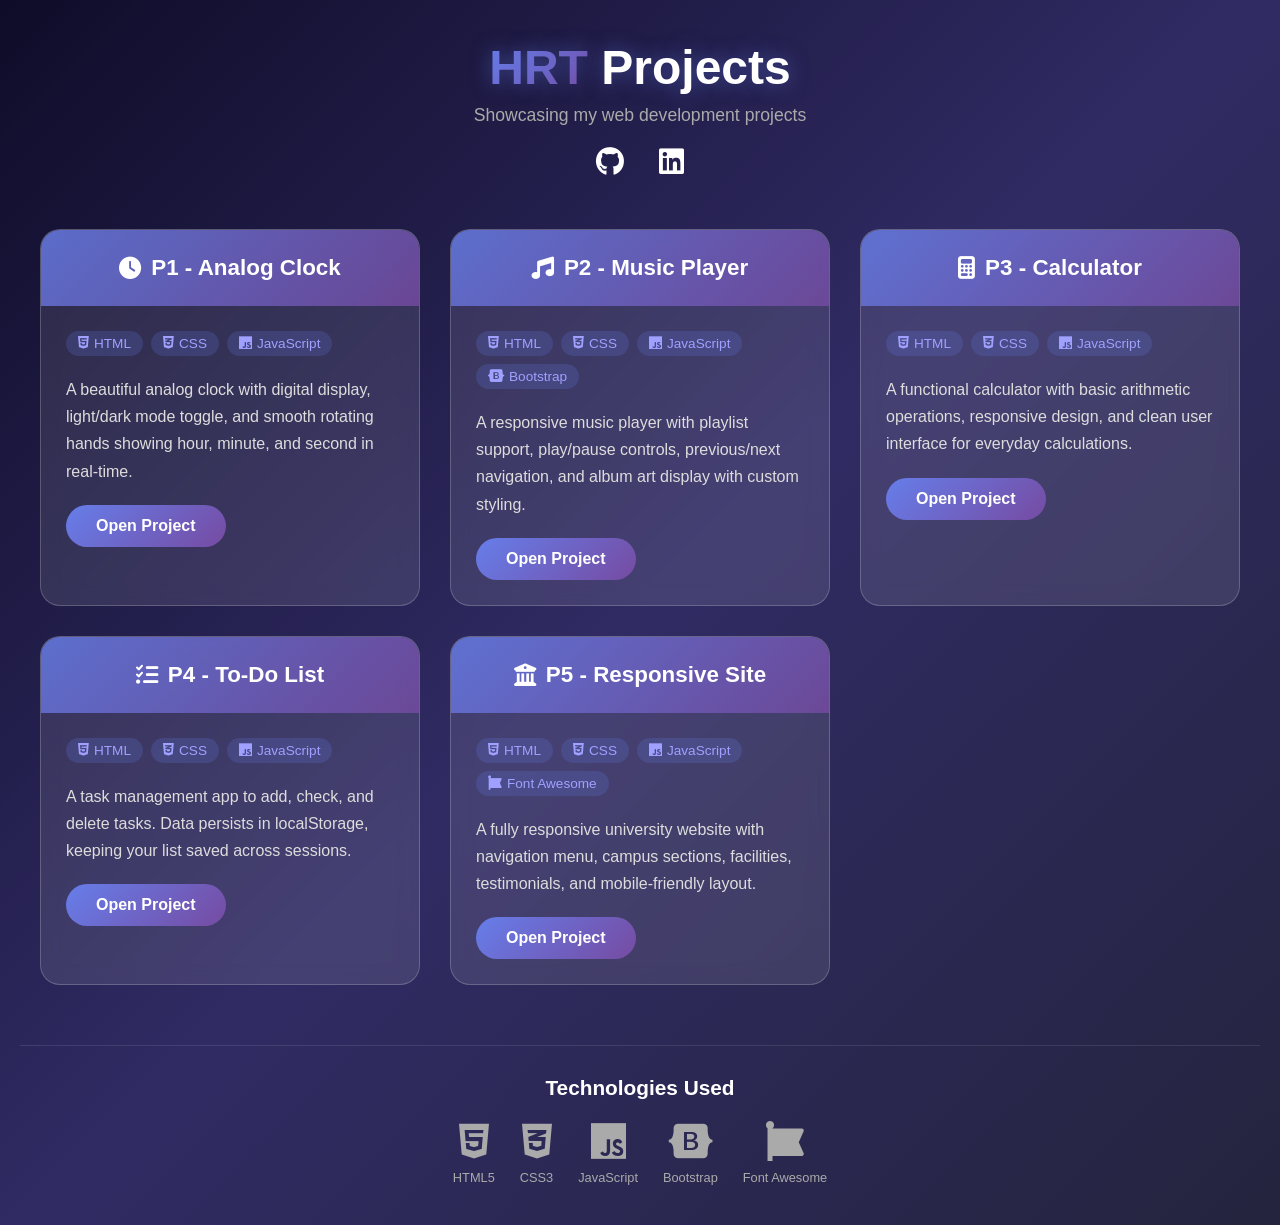
<file: Projects/index.html>
<!DOCTYPE html>
<html lang="en">
<head>
  <meta charset="UTF-8">
  <meta name="viewport" content="width=device-width, initial-scale=1.0">
  <title>HRT Projects - Project Gallery</title>
  <link rel="stylesheet" href="https://cdnjs.cloudflare.com/ajax/libs/font-awesome/6.6.0/css/all.min.css">
  <style>
    * {
      margin: 0;
      padding: 0;
      box-sizing: border-box;
      font-family: 'Segoe UI', Tahoma, Geneva, Verdana, sans-serif;
    }
    body {
      background: linear-gradient(135deg, #0f0c29, #302b63, #24243e);
      min-height: 100vh;
      padding: 40px 20px;
    }
    .header {
      text-align: center;
      margin-bottom: 50px;
    }
    .header h1 {
      color: #fff;
      font-size: 3rem;
      margin-bottom: 10px;
      text-shadow: 0 0 20px rgba(102, 126, 234, 0.5);
    }
    .header h1 span {
      background: linear-gradient(135deg, #667eea, #764ba2);
      -webkit-background-clip: text;
      -webkit-text-fill-color: transparent;
      background-clip: text;
    }
    .header p {
      color: #aaa;
      font-size: 1.1rem;
    }
    .social-links {
      margin-top: 20px;
    }
    .social-links a {
      display: inline-block;
      margin: 0 15px;
      color: #fff;
      font-size: 1.8rem;
      transition: transform 0.3s, color 0.3s;
    }
    .social-links a:hover {
      transform: scale(1.2);
      color: #667eea;
    }
    .container {
      max-width: 1200px;
      margin: 0 auto;
      display: grid;
      grid-template-columns: repeat(auto-fit, minmax(300px, 1fr));
      gap: 30px;
    }
    .card {
      background: rgba(255, 255, 255, 0.1);
      backdrop-filter: blur(10px);
      border: 1px solid rgba(255, 255, 255, 0.2);
      border-radius: 20px;
      overflow: hidden;
      transition: transform 0.3s ease, box-shadow 0.3s ease;
    }
    .card:hover {
      transform: translateY(-15px);
      box-shadow: 0 20px 40px rgba(102, 126, 234, 0.3);
    }
    .card-header {
      background: linear-gradient(135deg, rgba(102, 126, 234, 0.8), rgba(118, 75, 162, 0.8));
      color: #fff;
      padding: 25px;
      text-align: center;
    }
    .card-header h2 {
      font-size: 1.4rem;
      display: flex;
      align-items: center;
      justify-content: center;
      gap: 10px;
    }
    .card-body {
      padding: 25px;
    }
    .tech-stack {
      display: flex;
      flex-wrap: wrap;
      gap: 8px;
      margin-bottom: 20px;
    }
    .tech-badge {
      background: rgba(102, 126, 234, 0.2);
      color: #a0a0ff;
      padding: 5px 12px;
      border-radius: 15px;
      font-size: 0.85rem;
      display: flex;
      align-items: center;
      gap: 5px;
    }
    .tech-badge i {
      font-size: 0.9rem;
    }
    .card-body p {
      color: #ddd;
      line-height: 1.7;
      margin-bottom: 20px;
    }
    .btn {
      display: inline-block;
      padding: 12px 30px;
      background: linear-gradient(135deg, #667eea, #764ba2);
      color: #fff;
      text-decoration: none;
      border-radius: 25px;
      font-weight: 600;
      transition: transform 0.3s, box-shadow 0.3s;
    }
    .btn:hover {
      transform: scale(1.05);
      box-shadow: 0 10px 20px rgba(102, 126, 234, 0.4);
    }
    .footer {
      text-align: center;
      margin-top: 60px;
      padding-top: 30px;
      border-top: 1px solid rgba(255, 255, 255, 0.1);
    }
    .footer h3 {
      color: #fff;
      margin-bottom: 20px;
      font-size: 1.3rem;
    }
    .tech-icons {
      display: flex;
      justify-content: center;
      flex-wrap: wrap;
      gap: 25px;
    }
    .tech-item {
      color: #aaa;
      font-size: 2.5rem;
      transition: transform 0.3s, color 0.3s;
      cursor: default;
    }
    .tech-item:hover {
      transform: scale(1.2);
      color: #667eea;
    }
    .tech-item span {
      display: block;
      font-size: 0.8rem;
      margin-top: 5px;
    }
    @media (max-width: 768px) {
      .header h1 {
        font-size: 2rem;
      }
      .social-links a {
        font-size: 1.5rem;
        margin: 0 10px;
      }
    }
  </style>
</head>
<body>
  <div class="header">
    <h1><span>HRT</span> Projects</h1>
    <p>Showcasing my web development projects</p>
    <div class="social-links">
      <a href="https://github.com/hrtalshania" target="_blank" title="GitHub"><i class="fab fa-github"></i></a>
      <a href="https://www.linkedin.com/in/harshit-talshania/" target="_blank" title="LinkedIn"><i class="fab fa-linkedin"></i></a>
    </div>
  </div>

  <div class="container">
    <div class="card">
      <div class="card-header">
        <h2><i class="fas fa-clock"></i> P1 - Analog Clock</h2>
      </div>
      <div class="card-body">
        <div class="tech-stack">
          <span class="tech-badge"><i class="fab fa-html5"></i> HTML</span>
          <span class="tech-badge"><i class="fab fa-css3-alt"></i> CSS</span>
          <span class="tech-badge"><i class="fab fa-js"></i> JavaScript</span>
        </div>
        <p>A beautiful analog clock with digital display, light/dark mode toggle, and smooth rotating hands showing hour, minute, and second in real-time.</p>
        <a href="./P1-analog-clock/index.html" class="btn">Open Project</a>
      </div>
    </div>

    <div class="card">
      <div class="card-header">
        <h2><i class="fas fa-music"></i> P2 - Music Player</h2>
      </div>
      <div class="card-body">
        <div class="tech-stack">
          <span class="tech-badge"><i class="fab fa-html5"></i> HTML</span>
          <span class="tech-badge"><i class="fab fa-css3-alt"></i> CSS</span>
          <span class="tech-badge"><i class="fab fa-js"></i> JavaScript</span>
          <span class="tech-badge"><i class="fab fa-bootstrap"></i> Bootstrap</span>
        </div>
        <p>A responsive music player with playlist support, play/pause controls, previous/next navigation, and album art display with custom styling.</p>
        <a href="./P2-music-player/index.html" class="btn">Open Project</a>
      </div>
    </div>

    <div class="card">
      <div class="card-header">
        <h2><i class="fas fa-calculator"></i> P3 - Calculator</h2>
      </div>
      <div class="card-body">
        <div class="tech-stack">
          <span class="tech-badge"><i class="fab fa-html5"></i> HTML</span>
          <span class="tech-badge"><i class="fab fa-css3-alt"></i> CSS</span>
          <span class="tech-badge"><i class="fab fa-js"></i> JavaScript</span>
        </div>
        <p>A functional calculator with basic arithmetic operations, responsive design, and clean user interface for everyday calculations.</p>
        <a href="./P3-Calulator/index.html" class="btn">Open Project</a>
      </div>
    </div>

    <div class="card">
      <div class="card-header">
        <h2><i class="fas fa-tasks"></i> P4 - To-Do List</h2>
      </div>
      <div class="card-body">
        <div class="tech-stack">
          <span class="tech-badge"><i class="fab fa-html5"></i> HTML</span>
          <span class="tech-badge"><i class="fab fa-css3-alt"></i> CSS</span>
          <span class="tech-badge"><i class="fab fa-js"></i> JavaScript</span>
        </div>
        <p>A task management app to add, check, and delete tasks. Data persists in localStorage, keeping your list saved across sessions.</p>
        <a href="./P4-To-Do-List/todolist.html" class="btn">Open Project</a>
      </div>
    </div>

    <div class="card">
      <div class="card-header">
        <h2><i class="fas fa-university"></i> P5 - Responsive Site</h2>
      </div>
      <div class="card-body">
        <div class="tech-stack">
          <span class="tech-badge"><i class="fab fa-html5"></i> HTML</span>
          <span class="tech-badge"><i class="fab fa-css3-alt"></i> CSS</span>
          <span class="tech-badge"><i class="fab fa-js"></i> JavaScript</span>
          <span class="tech-badge"><i class="fab fa-font-awesome"></i> Font Awesome</span>
        </div>
        <p>A fully responsive university website with navigation menu, campus sections, facilities, testimonials, and mobile-friendly layout.</p>
        <a href="./P5-Responsive-site/index.html" class="btn">Open Project</a>
      </div>
    </div>
  </div>

  <div class="footer">
    <h3>Technologies Used</h3>
    <div class="tech-icons">
      <div class="tech-item"><i class="fab fa-html5"></i><span>HTML5</span></div>
      <div class="tech-item"><i class="fab fa-css3-alt"></i><span>CSS3</span></div>
      <div class="tech-item"><i class="fab fa-js"></i><span>JavaScript</span></div>
      <div class="tech-item"><i class="fab fa-bootstrap"></i><span>Bootstrap</span></div>
      <div class="tech-item"><i class="fab fa-font-awesome"></i><span>Font Awesome</span></div>
    </div>
  </div>
</body>
</html>
</file>
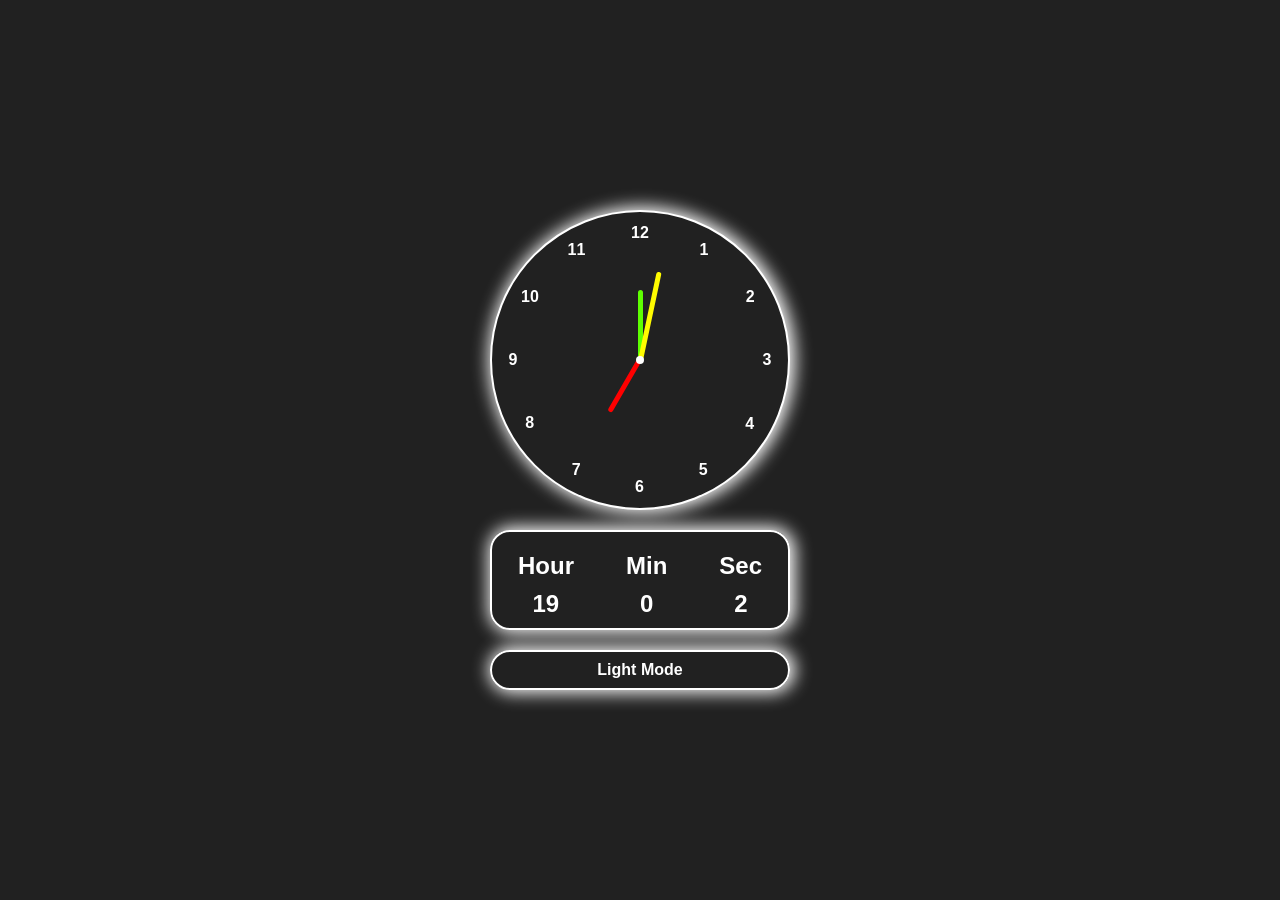
<file: Projects/P1-analog-clock/index.html>
<!DOCTYPE html>
<html lang="en">
  <head>
    <meta charset="UTF-8" />
    <meta http-equiv="X-UA-Compatible" content="IE=edge" />
    <meta name="viewport" content="width=device-width, initial-scale=1.0" />
    <title>Analog Clock</title>
    <link rel="stylesheet" href="./style.css" />
  </head>
  <body>
    <div class="container">
      <div class="clock" id="clock">
        <div style="--clr: rgb(255, 0, 0); --h: 60px" id="hour" class="hand">
          <i></i>
        </div>
        <div style="--clr: rgb(94, 255, 1); --h: 70px" id="min" class="hand">
          <i></i>
        </div>
        <div style="--clr: rgb(255, 251, 0); --h: 90px" id="sec" class="hand">
          <i></i>
        </div>

        <span style="--i: 1"><b>1</b></span>
        <span style="--i: 2"><b>2</b></span>
        <span style="--i: 3"><b>3</b></span>
        <span style="--i: 4"><b>4</b></span>
        <span style="--i: 5"><b>5</b></span>
        <span style="--i: 6"><b>6</b></span>
        <span style="--i: 7"><b>7</b></span>
        <span style="--i: 8"><b>8</b></span>
        <span style="--i: 9"><b>9</b></span>
        <span style="--i: 10"><b>10</b></span>
        <span style="--i: 11"><b>11</b></span>
        <span style="--i: 12"><b>12</b></span>
      </div>

      <div class="clock_digital">
        <div class="title">
          <span>Hour</span>
          <span>Min</span>
          <span>Sec</span>
        </div>
        <div class="clock_digital_value">
          <span id="hour_digital"></span>
          <span id="min_digital"></span>
          <span id="sec_digital"></span>
        </div>
      </div>

      <div class="mode_switch" onclick="modeswitch()">
        <span>Light Mode </span>
      </div>
    </div>
  </body>
  <script src="inedx.js"></script>
</html>
</file>
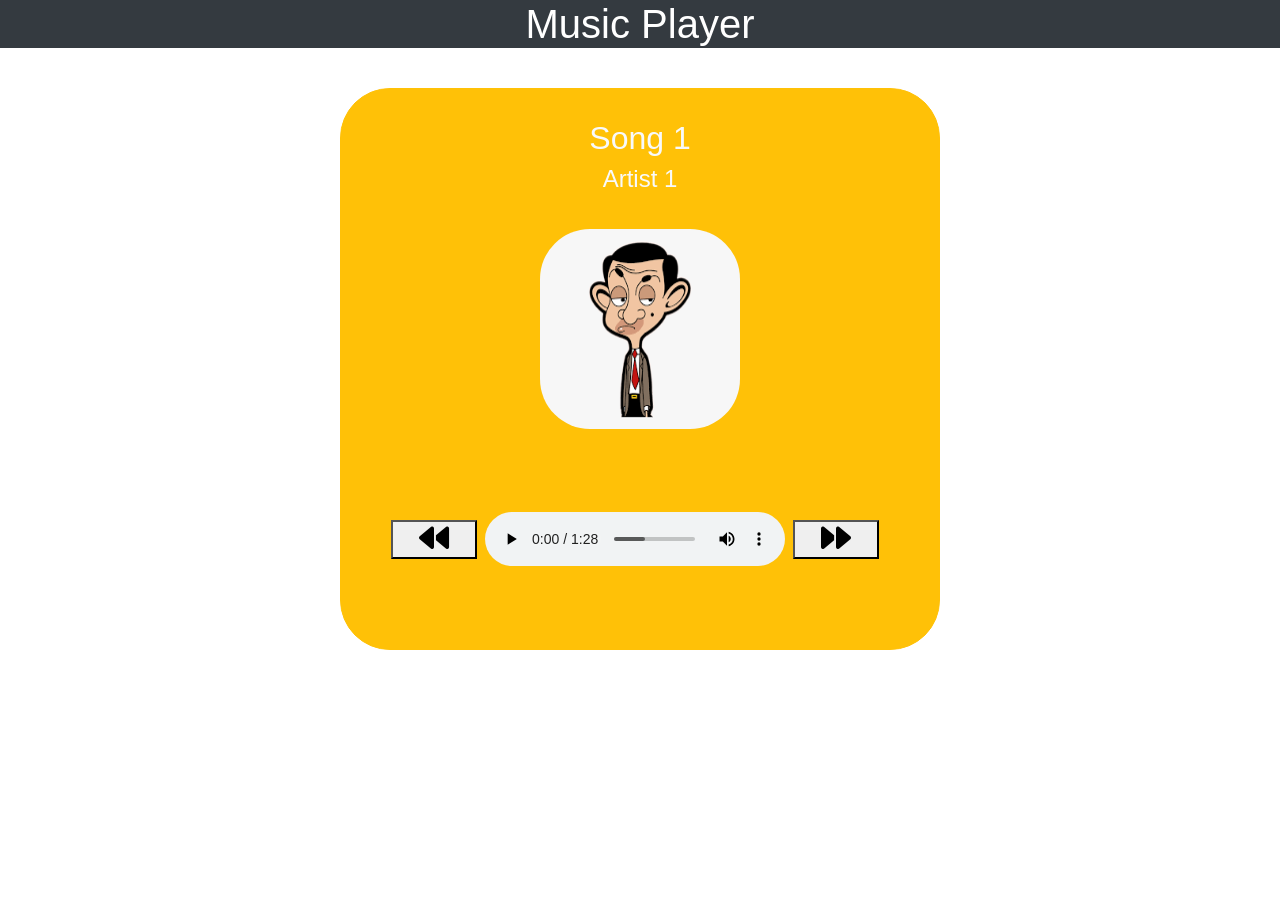
<file: Projects/P2-music-player/index.html>
<!doctype html>
<html lang="en">

<head>
    <!-- Required meta tags -->
    <meta charset="utf-8">
    <meta name="viewport" content="width=device-width, initial-scale=1, shrink-to-fit=no">

    <!-- Bootstrap CSS -->
    <link rel="stylesheet" href="https://cdn.jsdelivr.net/npm/bootstrap@4.0.0/dist/css/bootstrap.min.css"
        integrity="sha384-Gn5384xqQ1aoWXA+058RXPxPg6fy4IWvTNh0E263XmFcJlSAwiGgFAW/dAiS6JXm" crossorigin="anonymous">
    <link rel="stylesheet" href="https://cdnjs.cloudflare.com/ajax/libs/font-awesome/6.1.1/css/all.min.css"
        integrity="sha512-KfkfwYDsLkIlwQp6LFnl8zNdLGxu9YAA1QvwINks4PhcElQSvqcyVLLD9aMhXd13uQjoXtEKNosOWaZqXgel0g=="
        crossorigin="anonymous" referrerpolicy="no-referrer" />
    <link rel="stylesheet" href="./style.css">
    <title>Music Player</title>
</head>

<body>
    <h1 class="text-center bg-dark text-white"> Music Player</h1>
    <div class="container border border-warning bg-warning text-light">
        <div class="info text-center">
            <h2 class="info1">Song 1</h2>
            <h4 class="info2">Artist 1</h4>
        </div>
        <div class="image text-center">
            <img src="./assets1/1.png" class="song_image" width="200px" height="200px" style="border-radius: 50px;">
        </div>
        <div class="audio text-center d-flex align-items-center">
            <button onclick="back()"><i class="fa-solid fa-backward back"></i></button>
            <audio class="mx-2" controls id="audioControl">
                <source id="myaudio" src="./assets1/1.mp3" type="audio/mpeg">
            </audio>
            <button onclick="next()"><i class="fa-solid fa-forward next"></i></button>
        </div>
    </div>

    <!-- Optional JavaScript -->
    <!-- jQuery first, then Popper.js, then Bootstrap JS -->
    <script src="https://code.jquery.com/jquery-3.2.1.slim.min.js"
        integrity="sha384-KJ3o2DKtIkvYIK3UENzmM7KCkRr/rE9/Qpg6aAZGJwFDMVNA/GpGFF93hXpG5KkN"
        crossorigin="anonymous"></script>
    <script src="https://cdn.jsdelivr.net/npm/popper.js@1.12.9/dist/umd/popper.min.js"
        integrity="sha384-ApNbgh9B+Y1QKtv3Rn7W3mgPxhU9K/ScQsAP7hUibX39j7fakFPskvXusvfa0b4Q"
        crossorigin="anonymous"></script>
    <script src="https://cdn.jsdelivr.net/npm/bootstrap@4.0.0/dist/js/bootstrap.min.js"
        integrity="sha384-JZR6Spejh4U02d8jOt6vLEHfe/JQGiRRSQQxSfFWpi1MquVdAyjUar5+76PVCmYl"
        crossorigin="anonymous"></script>
    <script src="./main.js"></script>
</body>

</html>
</file>
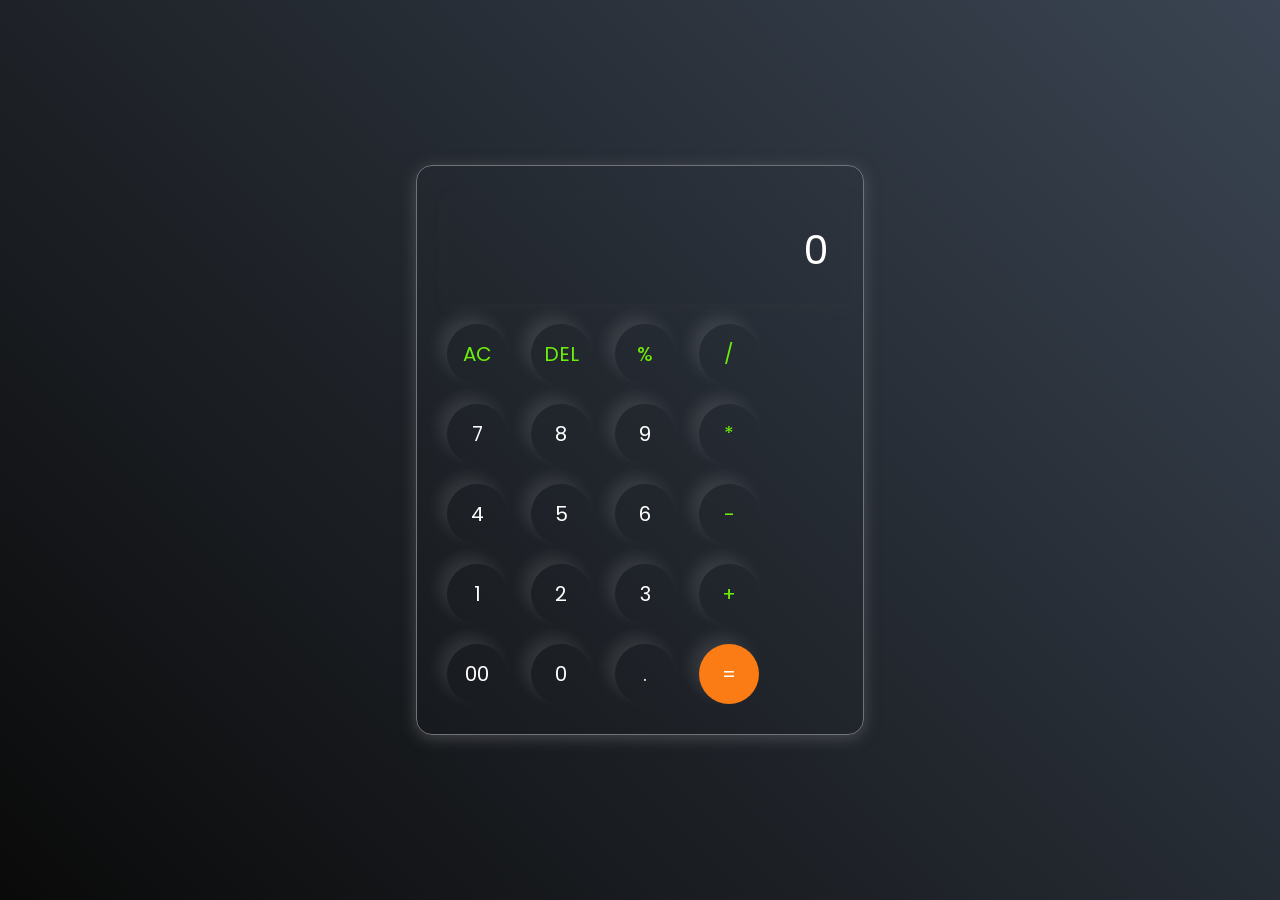
<file: Projects/P3-Calulator/index.html>
<!DOCTYPE html>
<html lang="en">
  <head>
    <meta charset="UTF-8" />
    <meta name="viewport" content="width=device-width, initial-scale=1.0" />
    <title>Calculator</title>
    <link rel="stylesheet" href="./style.css" />
  </head>
  <body>
    <div class="calculator">
      <input type="text" placeholder="0" id="inputBox"/>
      <div>
        <button class="operator">AC</button>
        <button class="operator">DEL</button>
        <button class="operator">%</button>
        <button class="operator">/</button>
      </div>
      <div>
        <button>7</button>
        <button>8</button>
        <button>9</button>
        <button class="operator">*</button>
      </div>
      <div>
        <button>4</button>
        <button>5</button>
        <button>6</button>
        <button class="operator">-</button>
      </div>
      <div>
        <button>1</button>
        <button>2</button>
        <button>3</button>
        <button class="operator">+</button>
      </div>
      <div>
        <button>00</button>
        <button>0</button>
        <button>.</button>
        <button class="equalbtn">=</button>
      </div>
    </div>
  </body>
  <script src="./script.js"></script>
</html>
</file>
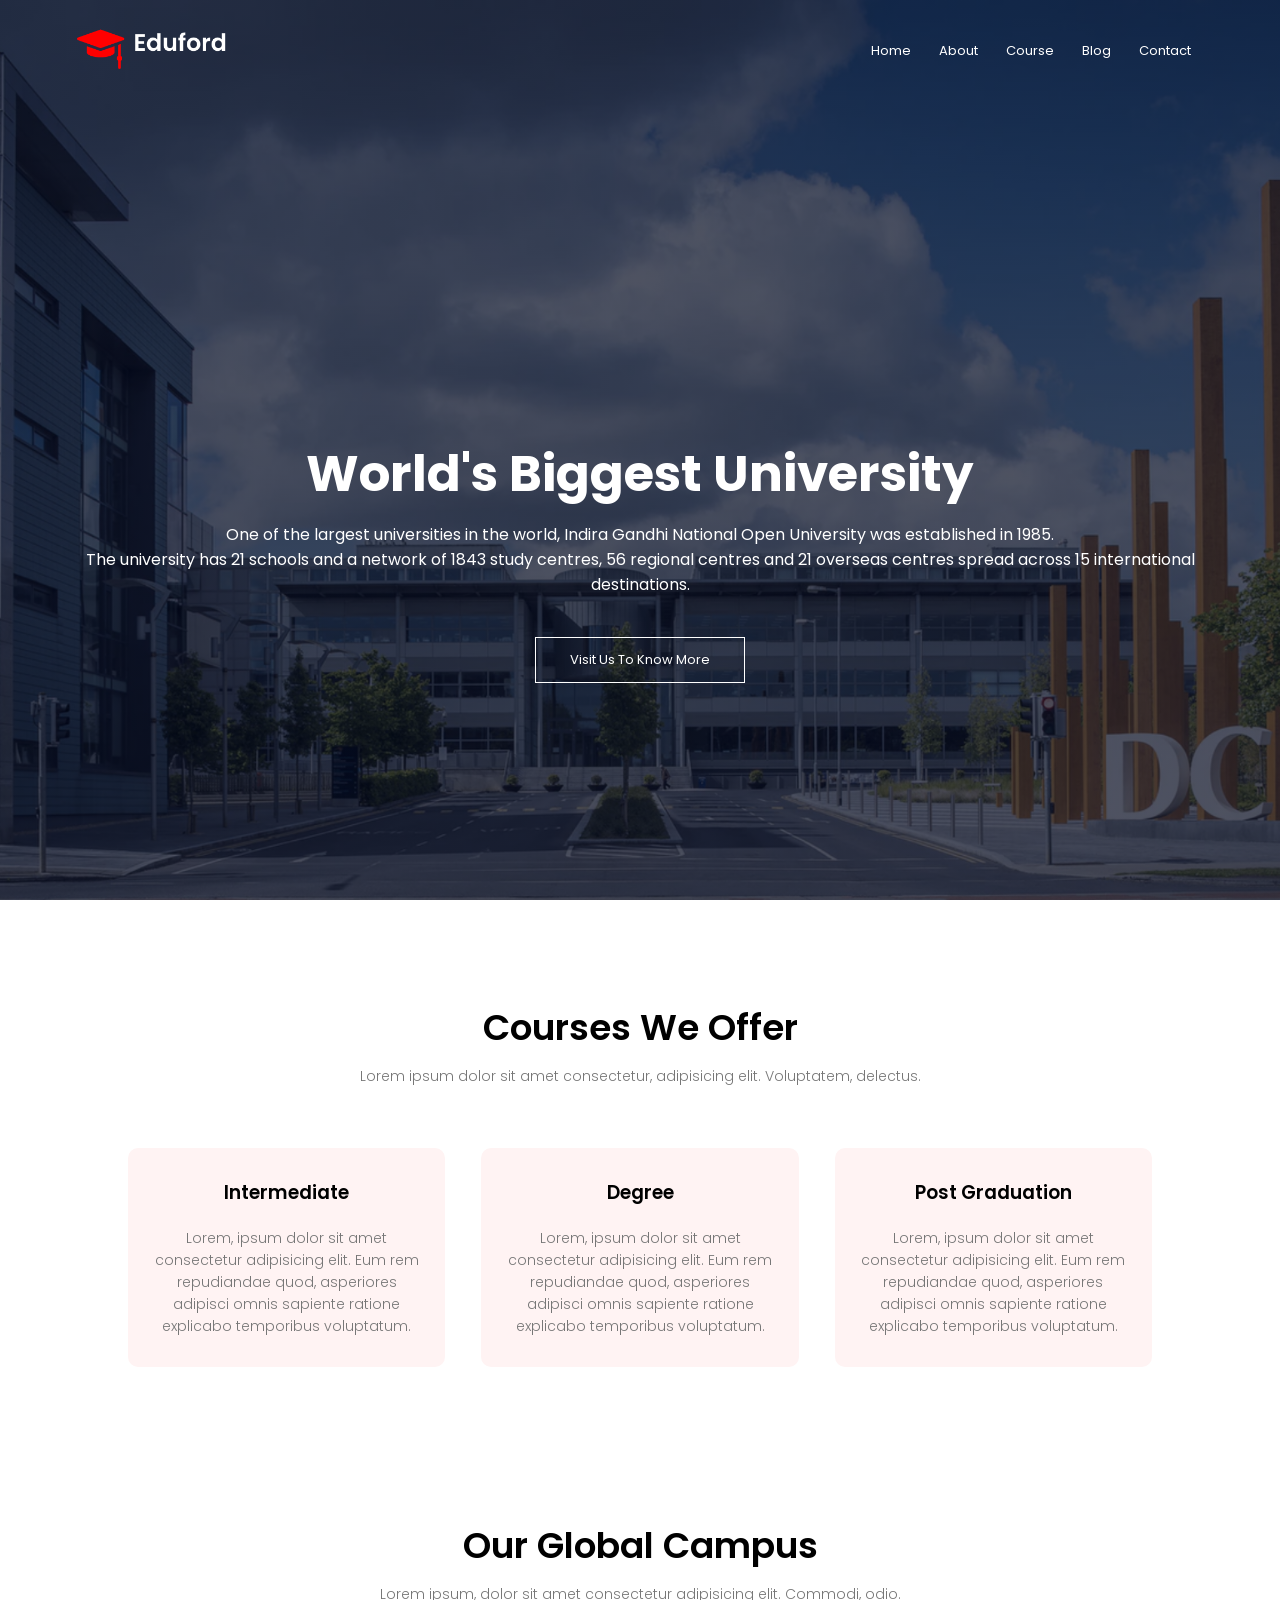
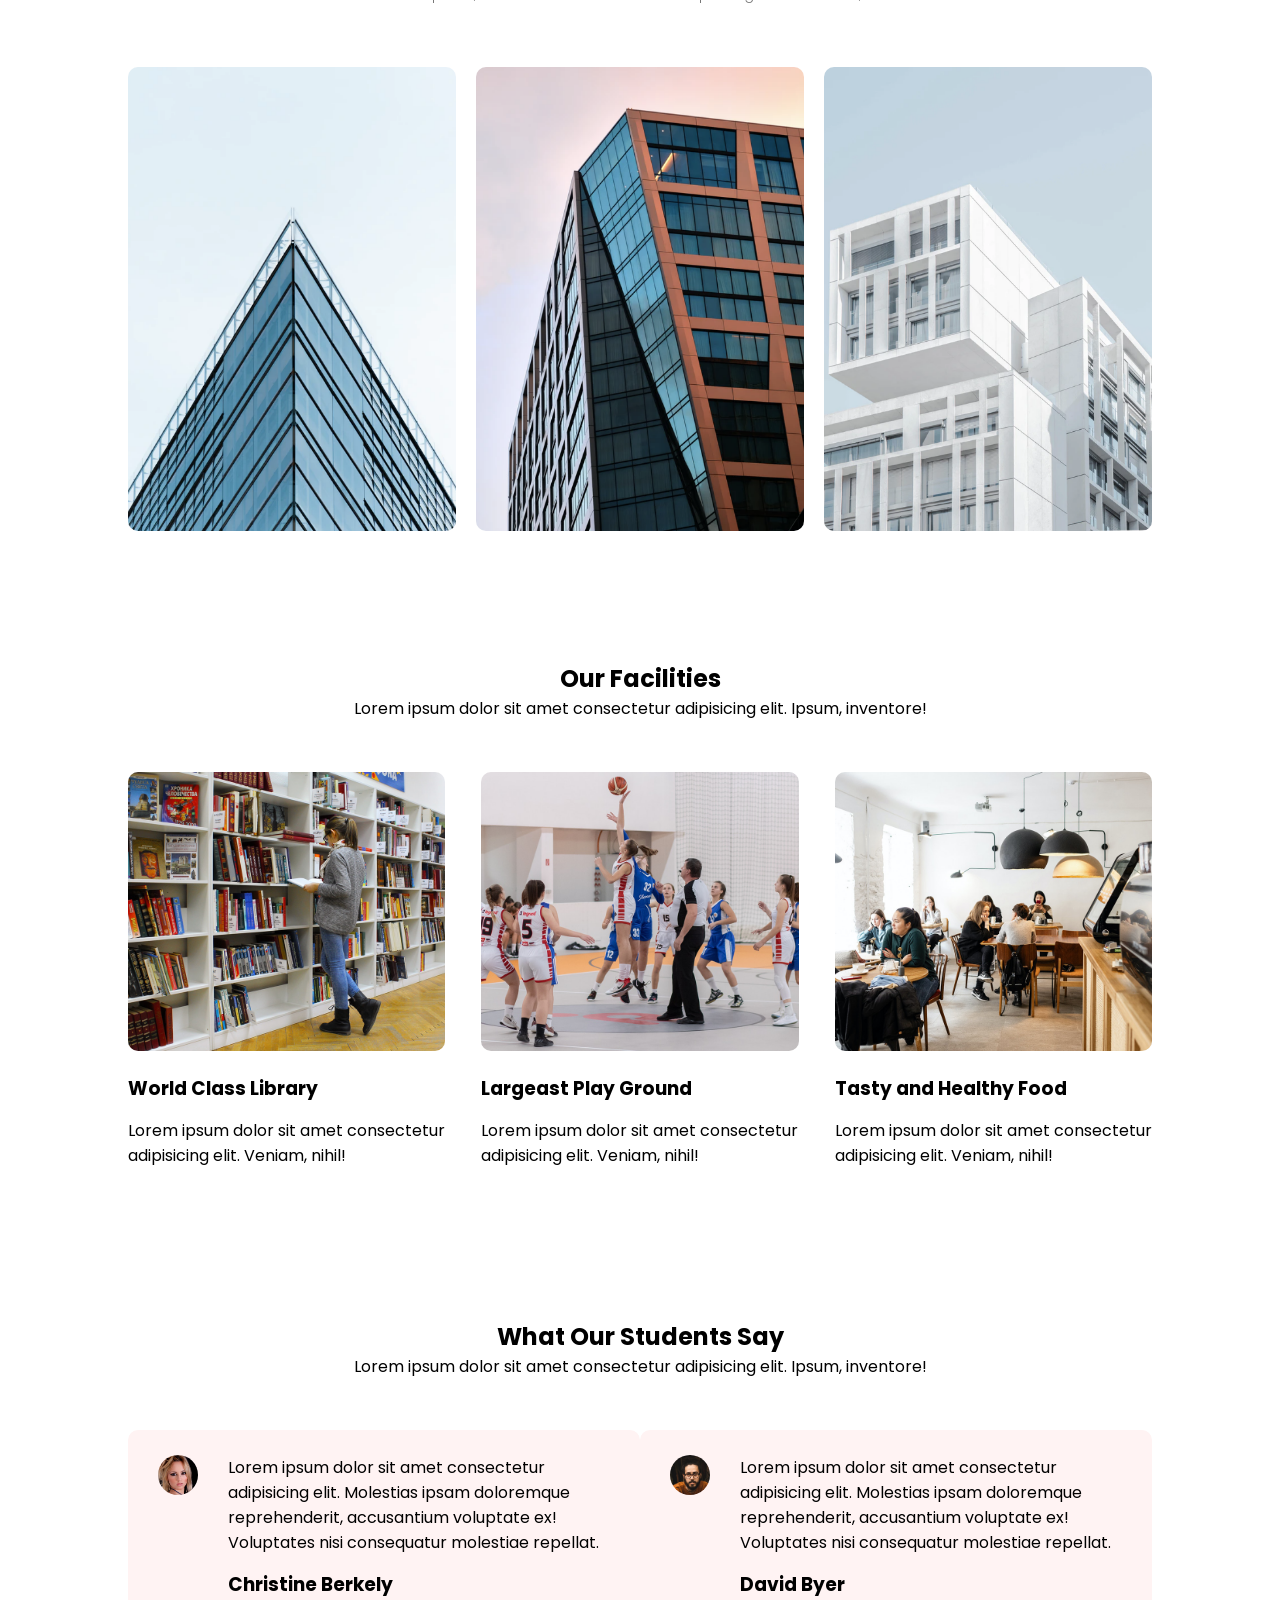
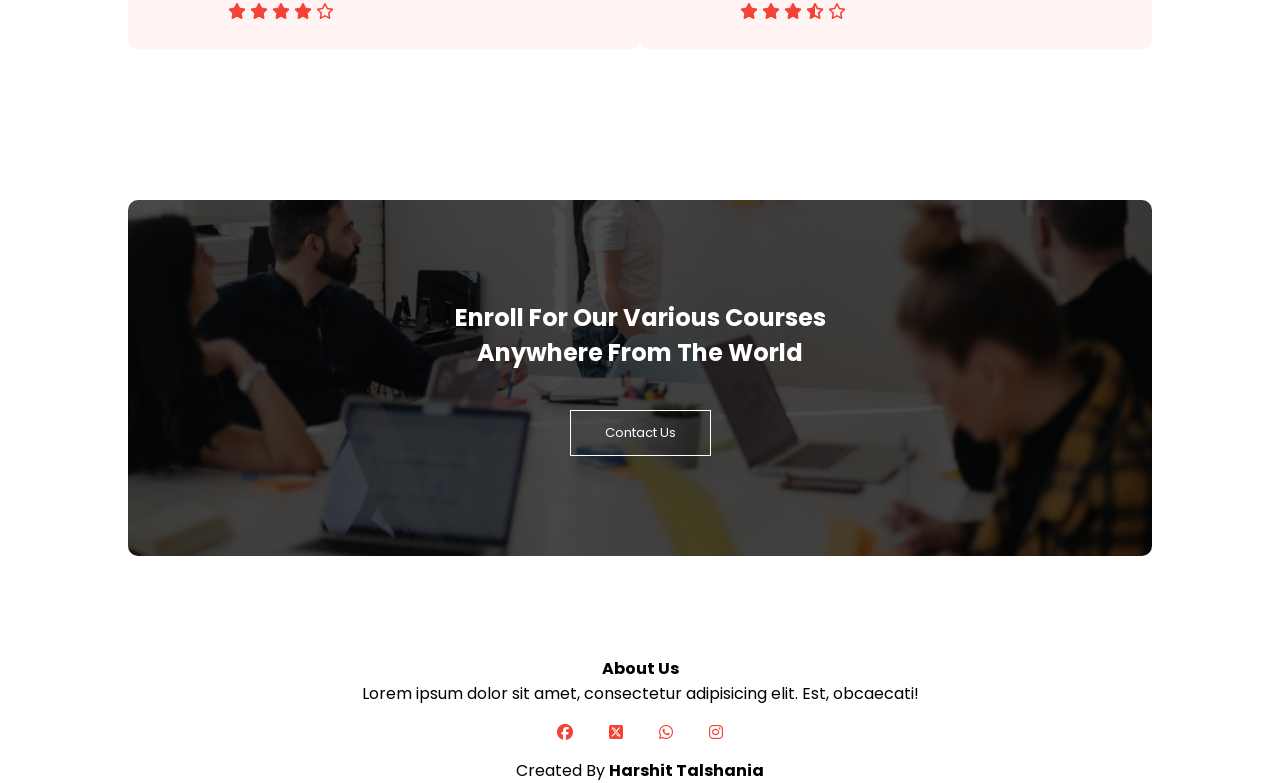
<file: Projects/P5-Responsive-site/index.html>
<!DOCTYPE html>
<html lang="en">
  <head>
    <meta charset="UTF-8" />
    <meta name="viewport" content="width=device-width, initial-scale=1.0" />
    <title>University Website Design - HRT</title>
    <link rel="stylesheet" href="./style.css" />
    <link rel="preconnect" href="https://fonts.googleapis.com" />
    <link rel="preconnect" href="https://fonts.gstatic.com" crossorigin />
    <link
      href="https://fonts.googleapis.com/css2?family=Poppins:ital,wght@0,100;0,200;0,300;0,400;0,500;0,600;0,700;0,800;0,900;1,100;1,200;1,300;1,400;1,500;1,600;1,700;1,800;1,900&display=swap"
      rel="stylesheet"
    />
    <link
      rel="stylesheet"
      href="https://cdnjs.cloudflare.com/ajax/libs/font-awesome/6.6.0/css/all.min.css"
    />
  </head>
  <body>
    <!-- Header -->

    <section class="header">
      <nav>
        <a href="index.html"><img src="assets/logo.png" alt="" /></a>
        <div class="nav-links" id="navLinks">
          <i class="fa-solid fa-xmark" onclick="hidemenu()"></i>
          <ul>
            <li><a href="">Home</a></li>
            <li><a href="">About</a></li>
            <li><a href="">Course</a></li>
            <li><a href="">Blog</a></li>
            <li><a href="">Contact</a></li>
          </ul>
        </div>
        <i class="fa-solid fa-bars" onclick="showMenu()"></i>
      </nav>

      <div class="text-box">
        <h1>World's Biggest University</h1>
        <p>
          One of the largest universities in the world, Indira Gandhi National
          Open University was established in 1985.<br />
          The university has 21 schools and a network of 1843 study centres, 56
          regional centres and 21 overseas centres spread across 15
          international destinations.
        </p>
        <a href="" class="hero-btn">Visit Us To Know More</a>
      </div>
    </section>

    <!-- Course -->

    <section class="course">
      <h1>Courses We Offer</h1>
      <p>
        Lorem ipsum dolor sit amet consectetur, adipisicing elit. Voluptatem,
        delectus.
      </p>
      <div class="row">
        <div class="course-col">
          <h3>Intermediate</h3>
          <p>
            Lorem, ipsum dolor sit amet consectetur adipisicing elit. Eum rem
            repudiandae quod, asperiores adipisci omnis sapiente ratione
            explicabo temporibus voluptatum.
          </p>
        </div>
        <div class="course-col">
          <h3>Degree</h3>
          <p>
            Lorem, ipsum dolor sit amet consectetur adipisicing elit. Eum rem
            repudiandae quod, asperiores adipisci omnis sapiente ratione
            explicabo temporibus voluptatum.
          </p>
        </div>
        <div class="course-col">
          <h3>Post Graduation</h3>
          <p>
            Lorem, ipsum dolor sit amet consectetur adipisicing elit. Eum rem
            repudiandae quod, asperiores adipisci omnis sapiente ratione
            explicabo temporibus voluptatum.
          </p>
        </div>
      </div>
    </section>

    <!-- Campus -->
    <section class="campus">
      <h1>Our Global Campus</h1>
      <p>
        Lorem ipsum, dolor sit amet consectetur adipisicing elit. Commodi, odio.
      </p>
      <div class="row">
        <div class="campus-col">
          <img src="assets/london.png" alt="" />
          <div class="layer">
            <h3>LONDON</h3>
          </div>
        </div>
        <div class="campus-col">
          <img src="assets/newyork.png" alt="" />
          <div class="layer">
            <h3>NEW YORK</h3>
          </div>
        </div>
        <div class="campus-col">
          <img src="assets/washington.png" alt="" />
          <div class="layer">
            <h3>WASHINGTON</h3>
          </div>
        </div>
      </div>
    </section>

    <!-- Facilities -->
    <section class="facilities">
      <h1>Our Facilities</h1>
      <p>
        Lorem ipsum dolor sit amet consectetur adipisicing elit. Ipsum,
        inventore!
      </p>
      <div class="row">
        <div class="facilities-col">
          <img src="assets/library.png" alt="" />
          <h3>World Class Library</h3>
          <p>
            Lorem ipsum dolor sit amet consectetur adipisicing elit. Veniam,
            nihil!
          </p>
        </div>
        <div class="facilities-col">
          <img src="assets/basketball.png" alt="" />
          <h3>Largeast Play Ground</h3>
          <p>
            Lorem ipsum dolor sit amet consectetur adipisicing elit. Veniam,
            nihil!
          </p>
        </div>
        <div class="facilities-col">
          <img src="assets/cafeteria.png" alt="" />
          <h3>Tasty and Healthy Food</h3>
          <p>
            Lorem ipsum dolor sit amet consectetur adipisicing elit. Veniam,
            nihil!
          </p>
        </div>
      </div>
    </section>

    <!-- testimonials -->
    <section class="testimonials">
      <h1>What Our Students Say</h1>
      <p>
        Lorem ipsum dolor sit amet consectetur adipisicing elit. Ipsum,
        inventore!
      </p>
      <div class="row">
        <div class="testimonials-col">
          <img src="assets/user1.jpg" alt="" />
          <div>
            <p>
              Lorem ipsum dolor sit amet consectetur adipisicing elit. Molestias
              ipsam doloremque reprehenderit, accusantium voluptate ex!
              Voluptates nisi consequatur molestiae repellat.
            </p>
            <h3>Christine Berkely</h3>
            <i class="fa-solid fa-star"></i>
            <i class="fa-solid fa-star"></i>
            <i class="fa-solid fa-star"></i>
            <i class="fa-solid fa-star"></i>
            <i class="fa-regular fa-star"></i>
          </div>
        </div>
        <div class="testimonials-col">
          <img src="assets/user2.jpg" alt="" />
          <div>
            <p>
              Lorem ipsum dolor sit amet consectetur adipisicing elit. Molestias
              ipsam doloremque reprehenderit, accusantium voluptate ex!
              Voluptates nisi consequatur molestiae repellat.
            </p>
            <h3>David Byer</h3>
            <i class="fa-solid fa-star"></i>
            <i class="fa-solid fa-star"></i>
            <i class="fa-solid fa-star"></i>
            <i class="fa-solid fa-star-half-stroke"></i>
            <i class="fa-regular fa-star"></i>
          </div>
        </div>
      </div>
    </section>

    <!-- call to action -->
    <section class="cta">
      <h1>
        Enroll For Our Various Courses<br />
        Anywhere From The World
      </h1>
      <a href="" class="hero-btn">Contact Us</a>
    </section>

    <!-- footer -->
    <section class="footer">
      <h4>About Us</h4>
      <p>
        Lorem ipsum dolor sit amet, consectetur adipisicing elit. Est,
        obcaecati! <br />
      </p>
      <div class="icons">
        <i class="fa-brands fa-facebook"></i>
        <i class="fa-brands fa-square-x-twitter"></i>
        <i class="fa-brands fa-whatsapp"></i>
        <i class="fa-brands fa-instagram"></i>
      </div>
      <p>Created By <b> Harshit Talshania</b></p>
    </section>
  </body>

  <!-- scripts -->
  <script>
    var navlinks = document.getElementById("navLinks");

    function showMenu() {
      navlinks.style.right = "0";
      console.log("show");
    }
    function hidemenu() {
      navlinks.style.right = "-200px";
      console.log("hidden");
    }
  </script>
</html>
</file>
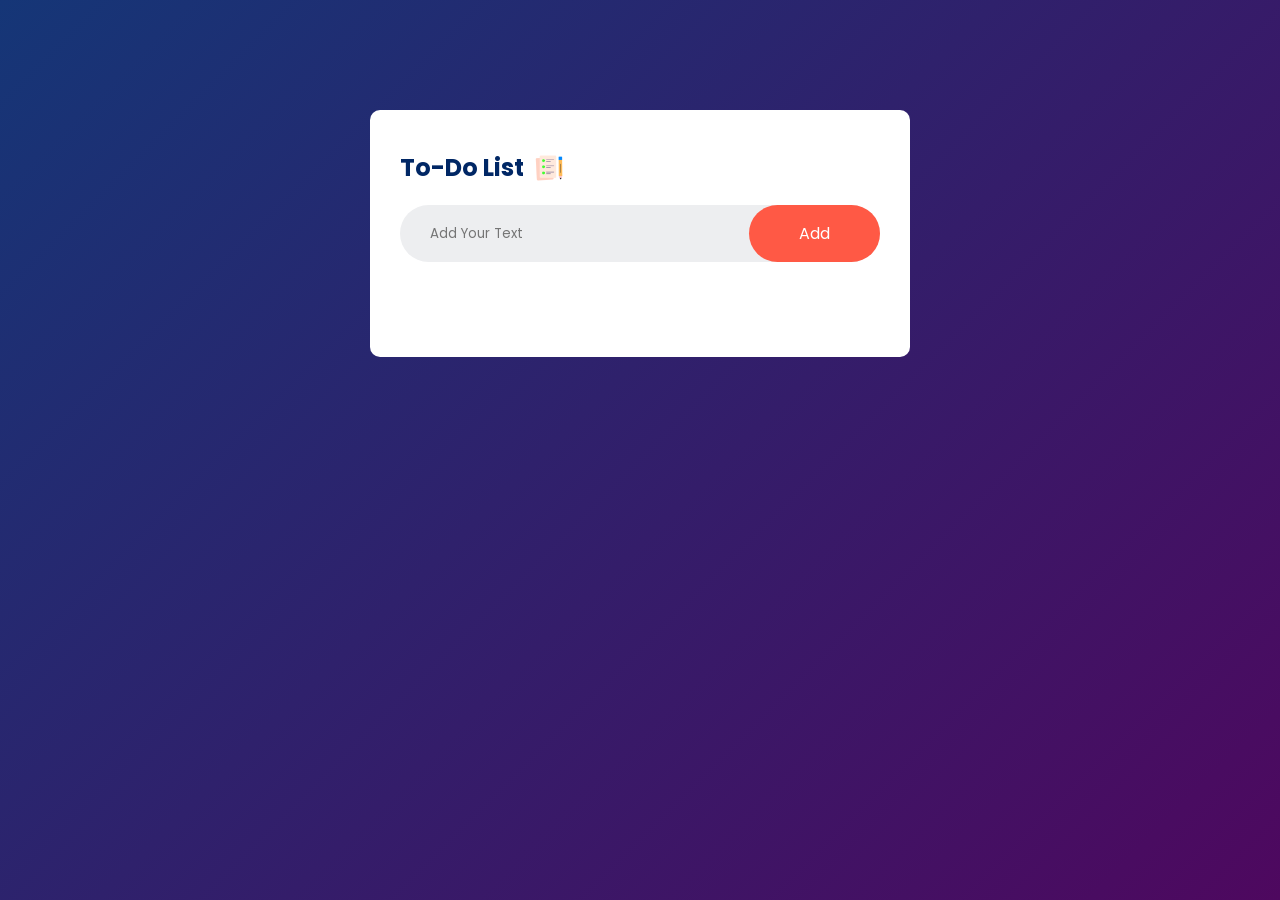
<file: Projects/P4-To-Do-List/todolist.html>
<!DOCTYPE html>
<html lang="en">
  <head>
    <meta charset="UTF-8" />
    <meta name="viewport" content="width=device-width, initial-scale=1.0" />
    <title>TODO LIST -HRT</title>
    <link rel="stylesheet" href="./todo_style.css" />
  </head>
  <body>
    <div class="container">
      <div class="todo-app">
        <h2>
          To-Do List
          <img src="assets2/icon.png" alt="" />
        </h2>
        <div class="row">
          <input type="text" id="input-box" placeholder="Add Your Text" />
          <button onclick="addTask()">Add</button>
        </div>
        <ul id="list-container">
          <!-- <li class="checked">Task 1</li>
            <li>Task 2</li>
            <li>Task 3</li> -->
        </ul>
      </div>
    </div>
    <script src="./todo_script.js"></script>
  </body>
</html>
</file>
<file: Projects/P1-analog-clock/style.css>
*{
    margin: 0;
    padding: 0;
    box-sizing: border-box;
    font-family: sans-serif;
    /* color: white ; */
}
body{
    display: flex;
    justify-content: center;
    align-items: center;
    min-height: 100vh;
    background-color: #212121;
    color: white ;
}
body.Light{
    background-color: #ffffff;
    color: #000000;
}
.container{
    position: relative;
}
.clock{
    width: 300px;
    height: 300px;
    border-radius: 50%;
    background-color: #212121;
    position: relative;
    color: white ;
    /* background: linear-gradient(to bottom, #00bfff 0%, #ff63b1 100%); */
    border: 2px solid rgb(255, 255, 255);
    -webkit-box-shadow: 2px 0px 17px 3px rgb(255, 255, 255); 
    box-shadow: 2px 0px 17px 3px rgb(255, 255, 255);
    display: flex;
    justify-content: center;
    align-items: center;
}
.clock.Light{
    background-color: #ffffff;
    border: 2px solid rgb(0, 0, 0);
    -webkit-box-shadow: 2px 0px 17px 3px rgb(0, 0, 0); 
    box-shadow: 2px 0px 17px 3px rgb(0, 0, 0);
    color: #000000;
}
.clock span{
    position: absolute;
    transform: rotate(calc(30deg * var(--i)));
    inset: 12px;
    text-align: center;
}
.clock b{
    color: white ;
    transform: rotate(calc(-30deg * var(--i)));
    display: inline-block;
}
.clock::before{
    content: "";
    position: absolute;
    width: 8px;
    height: 8px;
    background-color: var(--boxAfterBackColor,rgb(255, 255, 255));;
    border-radius: 50%;
    z-index: 2;
}
.hand{
    display: flex;
    justify-content: center;
    position: absolute;
    align-items: flex-end;
}
.clock b.Light{
    color: #000000;
}
.hand i{
    position: absolute;
    background-color: var(--clr);
    width: 5px;
    height: var(--h);
    border-radius: 8px;
}
.clock_digital{
    margin-top: 20px;
    display: flex;
    height: 100px;
    justify-content: center;
    align-items: center;
    flex-direction: column;
    border: 2px solid rgb(255, 255, 255);
    -webkit-box-shadow: 2px 0px 17px 3px rgb(255, 255, 255); 
    box-shadow: 2px 0px 17px 3px rgb(255, 255, 255);
    border-radius: 20px;
    font-size: x-large;
    color: white ;
    /* background: linear-gradient(to bottom, #00bfff 0%, #ff63b1 100%); */
}
.clock_digital.Light{
    border: 2px solid rgb(0, 0, 0);
    -webkit-box-shadow: 2px 0px 17px 3px rgb(0, 0, 0); 
    box-shadow: 2px 0px 17px 3px rgb(0, 0, 0);
    color: #000000;
}
.title{
    display: flex;
    align-items: center;
    justify-content: space-around;
    width: 100%;
    height: 50%;
    color: white ;
    font-weight: bold;
}
.title.Light{
    color: #000000;
}
.clock_digital_value{
    display: flex;
    justify-content: space-around;
    width: 100%;
    color: white ;
    font-weight: bold;
}
.clock_digital_value.Light{
    color: rgb(0, 0, 0) ;
}
.mode_switch{
    margin-top: 20px;
    display: flex;
    justify-content: center;
    align-items: center;
    border: 2px solid rgb(255, 255, 255);
    -webkit-box-shadow: 2px 0px 17px 3px rgb(255, 255, 255); 
    box-shadow: 2px 0px 17px 3px rgb(255, 255, 255);
    border-radius: 20px;
    height: 40px;
    cursor: pointer;
    font-weight: bold;
    color: white ;
    /* background: linear-gradient(to bottom, #00bfff 0%, #ff63b1 100%); */

}
.mode_switch.Light{
    border: 2px solid rgb(0, 0, 0);
    -webkit-box-shadow: 2px 0px 17px 3px rgb(0, 0, 0); 
    box-shadow: 2px 0px 17px 3px rgb(0, 0, 0);
    color: #000000;
}
</file>
<file: Projects/P2-music-player/style.css>
.container {
    margin-top: 40px;
    margin-bottom: 40px;
    width: 600px;
    border-radius: 50px;
}


.image {
    margin: 35px;
    border-radius: 10px;

}

.audio {
    margin: 35px;
    height: 150px;
}

.back,
.next {
    margin-right: 20px;
    font-size: 30px;
    margin-left: 20px;
}

.info {
    padding-top: 30px;
}
</file>
<file: Projects/P3-Calulator/style.css>
@import url("https://fonts.googleapis.com/css2?family=Poppins:ital,wght@0,100;0,200;0,300;0,400;0,500;0,600;0,700;0,800;0,900;1,100;1,200;1,300;1,400;1,500;1,600;1,700;1,800;1,900&display=swap");
* {
  padding: 0;
  margin: 0;
  box-sizing: border-box;
  font-family: "Poppins", sans-serif;
}
body {
  width: 100%;
  height: 100vh;
  display: flex;
  justify-content: center;
  align-items: center;
  background: linear-gradient(45deg, #0a0a0a, #3a4452);
}
.calculator {
  width: 35vw;
  border: 1px solid #717377;
  padding: 20px;
  border-radius: 16px;
  background: transparent;
  box-shadow: 0px 3px 15px rgba(113, 115, 119, 0.5);
}
input {
  width: 100%;
  border: none;
  padding: 24px;
  margin: 10px;
  background: transparent;
  box-shadow: 0px 3px 15px rgba(84, 84, 84, 0.1);
  font-size: 40px;
  text-align: right;
  cursor: pointer;
  color: #fff;
}
input::placeholder {
  color: #fff;
}
button {
  border: none;
  width: 60px;
  height: 60px;
  margin: 10px;
  border-radius: 50%;
  background: transparent;
  color: #fff;
  font-size: 20px;
  box-shadow: -8px -8px 15px rgba(255, 255, 255, 0.1);
  cursor: pointer;
}
.equalbtn {
  background-color: #fb7c14;
}
.operator {
  color: #6dee0a;
}
</file>
<file: Projects/P5-Responsive-site/style.css>
* {
  margin: 0;
  padding: 0;
  font-family: "Poppins", sans-serif;
}
.header {
  min-height: 100vh;
  width: 100%;
  background-image: linear-gradient(rgba(4, 9, 30, 0.7), rgba(4, 9, 30, 0.7)),
    url("./assets/banner.png");
  background-position: center;
  background-size: cover;
  position: relative;
}
nav {
  display: flex;
  padding: 2% 6%;
  justify-content: space-between;
  align-items: center;
}
nav img {
  width: 150px;
}
.nav-links {
  flex: 1;
  text-align: right;
}
.header nav i{
  z-index: 1;
}
.nav-links ul li {
  list-style-type: none;
  display: inline-block;
  position: relative;
  padding: 8px 12px;
}
.nav-links ul li a {
  color: #fff;
  text-decoration: none;
  font-size: 13px;
}
.nav-links ul li ::after {
  content: "";
  width: 0%;
  height: 2px;
  background: #f44336;
  display: block;
  margin: auto;
  transition: 0.5s ease;
}
.nav-links ul li:hover ::after {
  width: 100%;
}
.text-box {
  width: 90%;
  color: #fff;
  position: absolute;
  top: 50%;
  left: 50%;
  transform: translate(-50%, -50%);
  text-align: center;
}
.text-box h1 {
  font-size: 50px;
  padding-top:220px ;
}
.text-box p {
  margin: 10px 0 40px;
}
.hero-btn {
  display: inline-block;
  text-decoration: none;
  color: #fff;
  border: 1px solid #fff;
  padding: 12px 34px;
  font-size: 13px;
  background: transparent;
  position: relative;
  cursor: pointer;
  transition: 1s ease;
}
.hero-btn:hover {
  border: 1px solid #f44336;
  background-color: #f44336;
}
nav .fa-solid {
  display: none;
}
@media (max-width: 700px) {
  .text-box h1 {
    font-size: 40px;
  }
  .nav-links ul li {
    display: block;
  }
  .nav-links {
    position: absolute;
    background: #f44336;
    height: 100vh;
    width: 200px;
    top: 0;
    right: -400px;
    text-align: left;
    z-index: 2;
    transition: 1s ease;
  }
  nav .fa-solid {
    display: block;
    color: #fff;
    cursor: pointer;
    font-size: 22px;
    margin: 10px;
  }
  .nav-links ul {
    padding: 30px;
  }
}
/* -------------------------------------------------------------------------------------------- */
/* courses */
.course {
  width: 80%;
  margin: auto;
  text-align: center;
  padding-top: 100px;
}
.course h1 {
  font-size: 36px;
  font-weight: 600;
}
.course p {
  color: #777;
  font-size: 14px;
  font-weight: 300;
  line-height: 22px;
  padding: 10px;
}
.course .row {
  margin-top: 5%;
  display: flex;
  justify-content: space-between;
}
.course .row .course-col {
  flex-basis: 31%;
  background: #fff3f3;
  border-radius: 10px;
  margin-bottom: 5%;
  padding: 20px 12px;
  box-sizing: border-box;
  transition: 0.5s ease;
}
.course-col h3 {
  text-align: center;
  font-weight: 600;
  margin: 10px 0;
}
.course-col:hover {
  box-shadow: 0 0 20px 0px rgba(0, 0, 0, 0.2);
}
@media (max-width: 700px) {
  .course .row {
    flex-direction: column;
  }
}
/* -------------------------------------------------------------------------------------------- */
/* campus */

.campus {
  width: 80%;
  margin: auto;
  text-align: center;
  padding-top: 100px;
}
.campus .row {
  margin-top: 5%;
  display: flex;
  justify-content: space-between;
}
.campus h1 {
  font-size: 36px;
  font-weight: 600;
}
.campus p {
  color: #777;
  font-size: 14px;
  font-weight: 300;
  line-height: 22px;
  padding: 10px;
}
.campus .campus-col {
  flex-basis: 32%;
  border-radius: 10px;
  margin-bottom: 30px;
  position: relative;
  overflow: hidden;
}
.campus-col img {
  width: 100%;
  display: block;
}
.campus-col .layer {
  background: transparent;
  height: 100%;
  width: 100%;
  position: absolute;
  top: 0;
  left: 0;
  transition: 0.5s ease;
}
.campus-col .layer:hover {
  background: rgba(226, 0, 0, 0.7);
  /* color: #fff; */
}
.campus-col .layer h3 {
  width: 100%;
  font-weight: 500;
  color: #fff;
  font-size: 26px;
  bottom: 0;
  left: 50%;
  transform: translate(-50%);
  position: absolute;
  opacity: 0;
  transition: 0.5s;
}
.campus-col .layer:hover h3 {
  bottom: 49%;
  opacity: 1;
  font-size: 30px;
}
@media (max-width: 700px) {
  .campus .row {
    flex-direction: column;
  }
  .campus-col .layer:hover h3 {
    font-size: 40px;
  }
}
/* -------------------------------------------------------------------------------------------- */
/* facilities */
.facilities {
  width: 80%;
  margin: auto;
  text-align: center;
  padding-top: 100px;
}
.facilities .row {
  margin-top: 5%;
  display: flex;
  justify-content: space-between;
}
.facilities-col {
  flex-basis: 31%;
  border-radius: 10px;
  margin-bottom: 5%;
  text-align: left;
}
.facilities-col img {
  width: 100%;
  border-radius: 10px;
}
.facilities-col h3 {
  margin-top: 16px;
  margin-bottom: 15px;
  text-align: left;
}
@media (max-width: 700px) {
  .facilities .row {
    flex-direction: column;
  }
}
/* -------------------------------------------------------------------------------------------- */
/* testimonials */
.testimonials {
  width: 80%;
  margin: auto;
  padding-top: 100px;
  text-align: center;
}
.testimonials .row {
  margin-top: 5%;
  display: flex;
  justify-content: space-between;
}
.testimonials-col {
  flex: basis 44%;
  border-radius: 10px;
  margin-bottom: 5%;
  text-align: left;
  background: #fff3f3;
  padding: 25px;
  cursor: pointer;
  display: flex;
}
.testimonials-col img {
  height: 40px;
  margin-left: 5px;
  margin-right: 30px;
  border-radius: 50%;
}
.testimonials-col p {
  padding: 0;
}
.testimonials-col h3 {
  margin-top: 15px;
  text-align: left;
}
.testimonials-col .fa-solid,
.fa-regular {
  color: #f44336;
}
@media (max-width: 700px) {
  .testimonials .row {
    flex-direction: column;
  }
  .testimonials img {
    margin-left: 0px;
    margin-right: 15px;
  }
}

/* -------------------------------------------------------------------------------------------- */
/* call to action */

.cta {
  margin: 100px auto;
  width: 80%;
  background-image: linear-gradient(rgba(0, 0, 0, 0.7), rgba(0, 0, 0, 0.7)),
    url(assets/banner2.jpg);
  background-position: center;
  background-size: cover;
  border-radius: 10px;
  text-align: center;
  padding: 100px 0;
}

.cta h1 {
  color: #fff;
  margin-bottom: 40px;
  padding: 0;
}
.cta .hero-btn {
  display: inline-block;
  text-decoration: none;
  color: #fff;
  border: 1px solid #fff;
  padding: 12px 34px;
  font-size: 13px;
  background: transparent;
  position: relative;
  cursor: pointer;
  transition: 1s ease;
}
.cta .hero-btn:hover {
  border: 1px solid #f44336;
  background-color: #f44336;
}

@media (max-width: 700px) {
  .cta h1 {
   font-style: 24px;
  }

}
/* -------------------------------------------------------------------------------------------- */
/* footer */
.footer {
  width: 100%;
  text-align: center;

}
.footer .icons .fa-brands{
  color: #f44336;
  margin: 0 13px;
  cursor: pointer;
  padding: 18px 3px;
}
</file>
<file: Projects/P4-To-Do-List/todo_style.css>
@import url("https://fonts.googleapis.com/css2?family=Poppins:ital,wght@0,100;0,200;0,300;0,400;0,500;0,600;0,700;0,800;0,900;1,100;1,200;1,300;1,400;1,500;1,600;1,700;1,800;1,900&display=swap");
* {
  padding: 0;
  margin: 0;
  box-sizing: border-box;
  font-family: "Poppins", sans-serif;
}
.container {
  width: 100%;
  min-height: 100vh;
  background: linear-gradient(135deg, #153677, #4e085f);
  padding: 10px;
}
.todo-app {
  width: 100%;
  max-width: 540px;
  background: #fff;
  margin: 100px auto 20px;
  padding: 40px 30px 70px;
  border-radius: 10px;
}
.todo-app h2 {
  color: #002765;
  display: flex;
  align-items: center;
  margin-bottom: 20px;
}
.todo-app h2 img {
  width: 30px;
  margin-left: 10px;
}
.row {
  display: flex;
  align-items: center;
  justify-content: space-between;
  background: #edeef0;
  border-radius: 30px;
  padding-left: 20px;
  margin-bottom: 25px;
}
input {
  flex: 1;
  border: none;
  outline: none;
  background: transparent;
  padding: 10px;
  font-weight: 14px;
}
button {
  border: none;
  outline: none;
  padding: 16px 50px;
  background: #ff5945;
  color: #fff;
  font-size: 16px;
  cursor: pointer;
  border-radius: 50px;
}
ul li {
  list-style: none;
  font-size: 17px;
  padding: 12px 8px 12px 50px;
  user-select: none;
  cursor: pointer;
  position: relative;
}
ul li:before {
  content: "";
  position: absolute;
  height: 28px;
  width: 28px;
  border-radius: 50%;
  background-image: url(assets2/unchecked.png);
  background-size: cover;
  background-position: center;
  top: 12px;
  left: 8px;
}
ul li.checked {
  color: #555;
  text-decoration: line-through;
  text-decoration-color: #555;
}
ul li.checked::before {
  background-image: url(assets2/checked.png);
}
ul li span {
  position: absolute;
  right: 0;
  top: 5px;
  width: 40px;
  height: 40px;
  font-size: 22px;
  color: #ff5945;
  line-height: 40px;
  text-align: center;
  border-radius: 50%;
}
ul li span:hover{
    background-color: #ddd;
}
</file>
